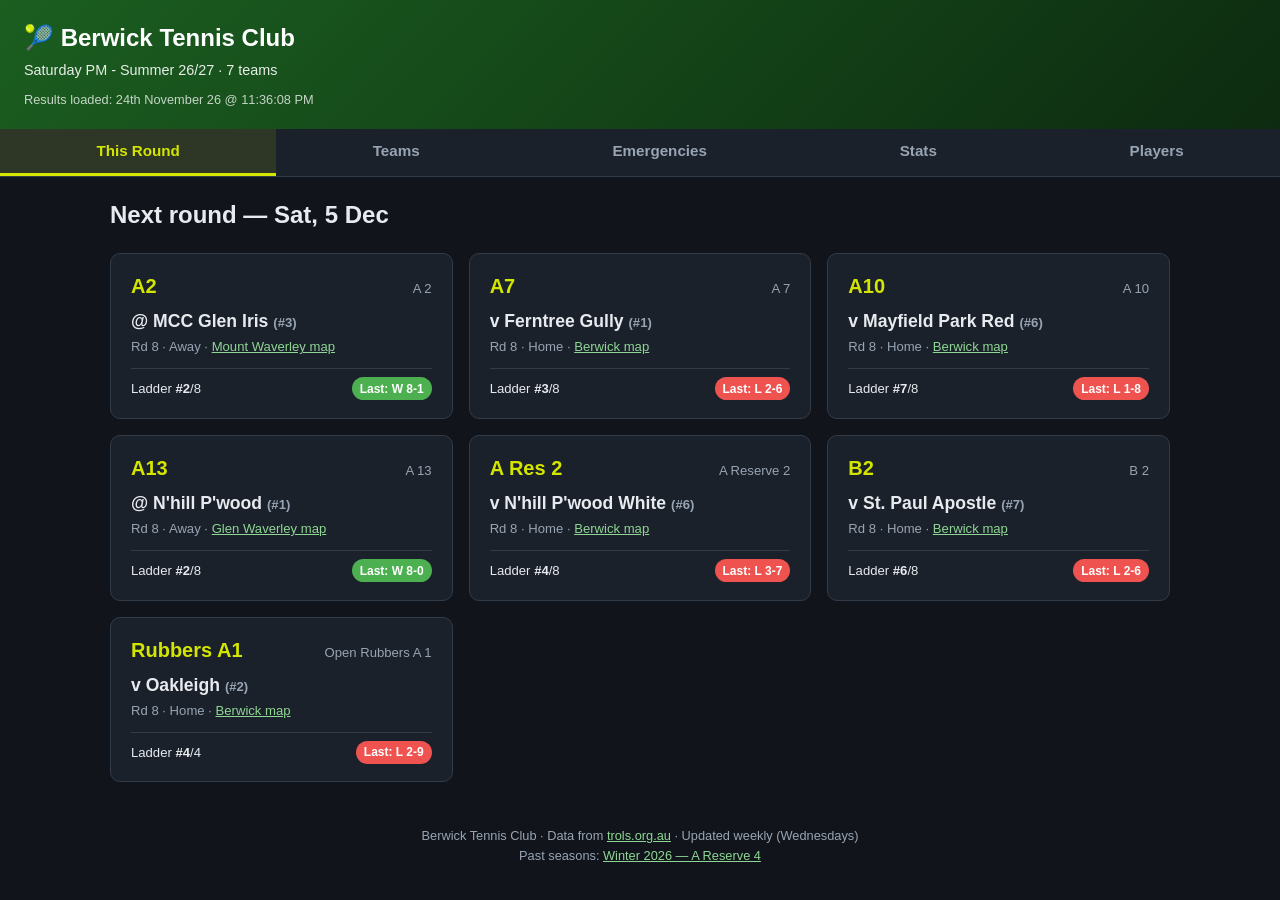
<file: index.html>
<!DOCTYPE html>
<html lang="en">
<head>
  <meta charset="UTF-8">
  <meta name="viewport" content="width=device-width, initial-scale=1.0">
  <title>Berwick Tennis Club — Saturday PM</title>
  <link rel="stylesheet" href="style.css?v=202611251500">
</head>
<body>
  <header>
    <h1>🎾 Berwick Tennis Club</h1>
    <div class="sub" id="hub-sub">Saturday PM</div>
    <div class="updated" id="last-updated">Results loaded: —</div>
  </header>

  <nav>
    <button class="active" data-tab="week">This Round</button>
    <button data-tab="ladders">Teams</button>
    <button data-tab="emergency">Emergencies</button>
    <button data-tab="clubstats">Stats</button>
    <button data-tab="people">Players</button>
  </nav>

  <main>
    <section id="week" class="tab active">
      <h2 id="week-title" style="margin-top:0;">This round</h2>
      <div id="this-week">Loading…</div>
    </section>

    <section id="ladders" class="tab">
      <div class="card">
        <h2>Club ladder snapshot</h2>
        <div id="club-snapshot">Loading…</div>
      </div>
      <div class="card">
        <h2>Berwick teams — ladder positions</h2>
        <div id="ladders-table">Loading…</div>
      </div>
    </section>

    <section id="clubstats" class="tab">
      <h2 style="margin-top:0;">Berwick player stats</h2>
      <p class="muted" style="margin-top:-.4rem;">Every Berwick player across all our Saturday PM teams this season.</p>
      <div id="club-stats">Loading…</div>
    </section>

    <section id="emergency" class="tab">
      <div class="card">
        <h2>Emergency tracker</h2>
        <div id="emergencies">Loading…</div>
      </div>
    </section>

    <section id="people" class="tab">
      <div class="card">
        <h2>Club players</h2>
        <div id="club-players">Loading…</div>
      </div>
    </section>
  </main>

  <footer>
    Berwick Tennis Club &middot; Data from <a href="https://www.trols.org.au/wdta/results.php" target="_blank" rel="noopener">trols.org.au</a> &middot; Updated weekly (Wednesdays)<br>
    Past seasons: <span id="archives"></span>
  </footer>

  <script src="club.js?v=202610291610"></script>
  <script src="hubstats.js?v=202611251500"></script>
  <script src="hub.js?v=202611251500"></script>
</body>
</html>
</file>
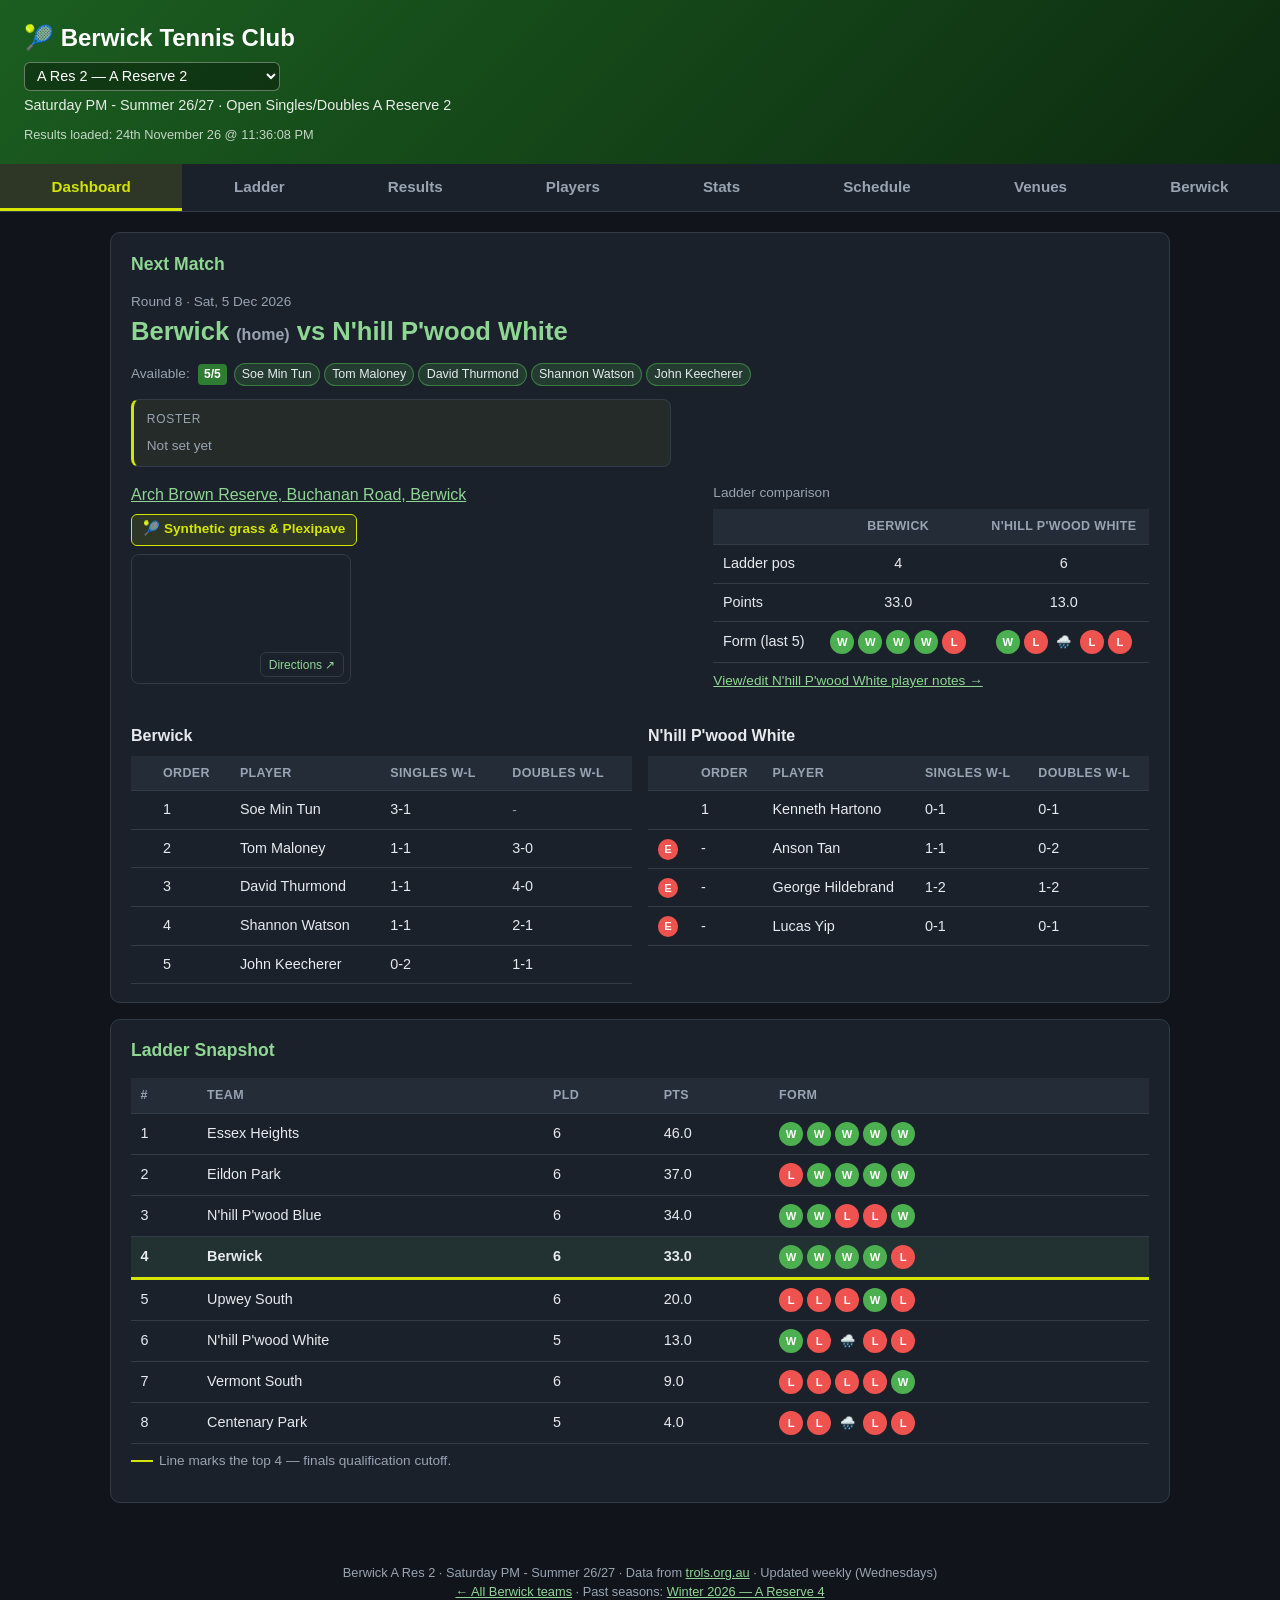
<file: teams/a-res-2/index.html>
<!DOCTYPE html>
<html lang="en">
<head>
  <meta charset="UTF-8">
  <meta name="viewport" content="width=device-width, initial-scale=1.0">
  <title>Berwick Tennis Club</title>
  <link rel="stylesheet" href="../../style.css?v=202611251500">
</head>
<body>
  <header>
    <h1><a class="home-link" href="../../">🎾 Berwick Tennis Club</a></h1>
    <div class="team-switch"><select id="team-switch" aria-label="Switch team"></select></div>
    <div class="sub" id="page-sub">&nbsp;</div>
    <div class="updated" id="last-updated">Results loaded: —</div>
  </header>

  <nav>
    <button class="active" data-tab="dashboard">Dashboard</button>
    <button data-tab="ladder">Ladder</button>
    <button data-tab="finals">Finals</button>
    <button data-tab="results">Results</button>
    <button data-tab="players">Players</button>
    <button data-tab="stats">Stats</button>
    <button data-tab="schedule">Schedule</button>
    <button data-tab="venues">Venues</button>
    <button data-tab="roster">Berwick</button>
  </nav>

  <main>
    <section id="dashboard" class="tab active">
      <div class="card">
        <h2>Next Match</h2>
        <div id="next-match">Loading…</div>
      </div>
      <div class="card">
        <h2>Ladder Snapshot</h2>
        <div id="ladder-snapshot">Loading…</div>
        <p class="finals-note muted"><span class="swatch"></span>Line marks the top 4 — finals qualification cutoff.</p>
      </div>
    </section>

    <section id="ladder" class="tab">
      <div class="card">
        <h2>Ladder — <span class="sec-short"></span></h2>
        <div id="ladder-table">Loading…</div>
        <p class="finals-note muted"><span class="swatch"></span>Line marks the top 4 — finals qualification cutoff.</p>
      </div>
      <div class="card">
        <h3>Ladder race</h3>
        <div id="cx-race">Loading…</div>
      </div>
    </section>

    <section id="finals" class="tab">
      <h2 style="margin-top:0;">Run Home to Finals</h2>
      <p class="muted">Top 4 make the finals; 1st and 2nd host the semi final. Ranked by the average current ladder points of each team's remaining opponents — lower means an easier run home. Updates automatically from the ladder and fixture data below.</p>
      <div id="finals-content">Loading…</div>
    </section>

    <section id="results" class="tab">
      <h2 style="margin-top:0;">Results</h2>
      <div class="card">
        <h3>Ladder points progression</h3>
        <div id="results-chart">Loading…</div>
      </div>
      <div class="card">
        <h3>Winning margins</h3>
        <p class="muted small">Games won minus games lost in each Berwick match.</p>
        <div id="cx-margins">Loading…</div>
      </div>
      <div class="card">
        <h3>Match scoreboard</h3>
        <p class="muted small">Every Berwick rubber, latest round first. Hover or tap a tile for the full names.</p>
        <div id="cx-scoreboard">Loading…</div>
      </div>
      <div id="results-list">Loading…</div>
    </section>

    <section id="players" class="tab">
      <div class="card">
        <h3>Section leaderboard</h3>
        <div id="cx-board">Loading…</div>
      </div>
      <div class="card">
        <h2>Players — <span class="sec-short"></span></h2>
        <p class="muted">Win/loss records, sets and games for every player across every team in the section, compiled from each round's rubber-by-rubber results. UTR and Emergency columns apply to Berwick players. Click a player's name to view or edit scouting notes.</p>
        <div class="opponent-select">
          <label class="muted">Filter by team</label>
          <select id="players-team"></select>
        </div>
        <div id="players-table">Loading…</div>
      </div>
      <div id="player-notes-section"></div>
    </section>

    <section id="stats" class="tab">
      <div class="card">
        <h2>Stats — Player Rankings</h2>
        <p class="muted">Players ranked by win % (min. 1 rubber played) and UTR (Berwick roster, masked values where ratings aren't public).</p>
      </div>
      <div class="card">
        <h3>Ranking</h3>
        <div class="stats-toggle" id="stats-toggle">
          <button class="btn secondary active" data-mode="singles">Singles</button>
          <button class="btn secondary" data-mode="doubles">Doubles</button>
        </div>
        <div id="stats-ranking">Loading…</div>
      </div>
      <div class="card">
        <h3>Singles v doubles</h3>
        <div id="cx-sd">Loading…</div>
      </div>
      <div class="card">
        <h3>Doubles partnerships</h3>
        <div id="cx-pairs">Loading…</div>
      </div>
      <div class="card">
        <h3>Berwick games %</h3>
        <div id="stats-utr">Loading…</div>
      </div>
    </section>

    <section id="schedule" class="tab">
      <div class="card">
        <h2>Season Schedule</h2>
        <div id="schedule-table">Loading…</div>
      </div>
    </section>

    <section id="venues" class="tab">
      <h2 style="margin-top:0;">Clubs &amp; Venues</h2>
      <div id="venues-list">Loading…</div>
    </section>

    <section id="roster" class="tab">
      <div class="card">
        <h2>Player cards</h2>
        <div id="cx-cards">Loading…</div>
      </div>
      <div class="card">
        <h2>Berwick Roster</h2>
        <div id="roster-table">Loading…</div>
      </div>
      <div class="card">
        <h2>Availability</h2>
        <div id="availability-grid">Loading…</div>
      </div>
    </section>
  </main>

  <footer id="page-footer">&nbsp;</footer>

  <script src="../../club.js?v=202611251500"></script>
  <script src="data.js?v=202611251500"></script>
  <script src="../../script.js?v=202611251500"></script>
  <script src="../../charts.js?v=202611251500"></script>
</body>
</html>
</file>
<file: style.css>
:root {
  --bg: #11151b;
  --surface: #1b212a;
  --surface-2: #242c37;
  --green: #66bb6a;
  --green-dark: #8fd694;
  --yellow: #d4e600;
  --yellow-soft: rgba(212, 230, 0, 0.10);
  --grey: #242c37;
  --border: #323b48;
  --text: #e7eaef;
  --muted: #98a4b3;
  --win: #4caf50;
  --loss: #ef5350;
  --us-row: rgba(102, 187, 106, 0.10);
}

* { box-sizing: border-box; }

html { overflow-x: hidden; }

body {
  margin: 0;
  font-family: -apple-system, BlinkMacSystemFont, "Segoe UI", Roboto, Helvetica, Arial, sans-serif;
  color: var(--text);
  background: var(--bg);
  line-height: 1.5;
  overflow-x: hidden;
  max-width: 100vw;
}

header {
  background: linear-gradient(135deg, #1b5e20 0%, #0d2b10 100%);
  color: white;
  padding: 1.25rem 1.5rem;
}

header h1 {
  margin: 0;
  font-size: 1.5rem;
}

header .sub {
  margin-top: 0.25rem;
  font-size: 0.9rem;
  opacity: 0.9;
}

header .updated {
  margin-top: 0.5rem;
  font-size: 0.8rem;
  opacity: 0.75;
}

nav {
  display: flex;
  flex-wrap: wrap;
  background: var(--surface);
  border-bottom: 1px solid var(--border);
  position: sticky;
  top: 0;
  z-index: 10;
}

nav button {
  flex: 1 1 auto;
  padding: 0.85rem 1rem;
  border: none;
  background: none;
  font-size: 0.95rem;
  font-weight: 600;
  color: var(--muted);
  cursor: pointer;
  border-bottom: 3px solid transparent;
  transition: all 0.15s ease;
}

nav button:hover {
  color: var(--green-dark);
  background: var(--surface-2);
}

nav button.active {
  color: var(--yellow);
  border-bottom-color: var(--yellow);
  background: var(--yellow-soft);
}

main {
  max-width: 1100px;
  margin: 0 auto;
  padding: 1.25rem;
}

.tab { display: none; }
.tab.active { display: block; animation: fadein 0.2s ease; }

@keyframes fadein {
  from { opacity: 0; transform: translateY(4px); }
  to { opacity: 1; transform: translateY(0); }
}

.card {
  background: var(--surface);
  border: 1px solid var(--border);
  border-radius: 10px;
  padding: 1.1rem 1.25rem;
  margin-bottom: 1rem;
}

.card h2 {
  margin-top: 0;
  font-size: 1.1rem;
  color: var(--green-dark);
}

.card h3 {
  font-size: 1rem;
  margin-bottom: 0.5rem;
}

.grid-2 {
  display: grid;
  grid-template-columns: 1fr 1fr;
  gap: 1rem;
}

@media (max-width: 720px) {
  .grid-2 { grid-template-columns: 1fr; }
  nav {
    overflow-x: auto;
    flex-wrap: nowrap;
    -webkit-overflow-scrolling: touch;
    scrollbar-width: thin;
  }
  nav button {
    flex: 0 0 auto;
    white-space: nowrap;
    padding: 0.7rem 0.85rem;
    font-size: 0.85rem;
  }
}

@media (max-width: 480px) {
  header { padding: 1rem 1rem; }
  header h1 { font-size: 1.2rem; }
  header .sub { font-size: 0.8rem; }
  header .updated { font-size: 0.72rem; }
  main { padding: 0.75rem; }
  .card { padding: 0.9rem 0.9rem; }
  .card h2 { font-size: 1rem; }
  table { font-size: 0.78rem; }
  th, td { padding: 0.4rem 0.45rem; }
}

table {
  width: 100%;
  border-collapse: collapse;
  font-size: 0.9rem;
}

th, td {
  padding: 0.5rem 0.6rem;
  text-align: left;
  border-bottom: 1px solid var(--border);
  white-space: nowrap;
}

th {
  background: var(--surface-2);
  font-size: 0.78rem;
  text-transform: uppercase;
  letter-spacing: 0.03em;
  color: var(--muted);
  position: sticky;
  top: 0;
}

tr.us-row { background: var(--us-row); font-weight: 600; }

/* Finals cutoff line — separates top-4 (finals) teams from the rest */
tr.finals-cutoff td {
  border-bottom: 3px solid var(--yellow);
}
.finals-note {
  margin-top: 0.4rem;
}
.finals-note .swatch {
  display: inline-block;
  width: 1.4rem;
  height: 0.18rem;
  background: var(--yellow);
  vertical-align: middle;
  margin-right: 0.35rem;
}

.table-wrap { overflow-x: auto; -webkit-overflow-scrolling: touch; }

.badge {
  display: inline-block;
  padding: 0.15rem 0.5rem;
  border-radius: 999px;
  font-size: 0.75rem;
  font-weight: 700;
  color: white;
}

.badge.win { background: var(--win); }
.badge.loss { background: var(--loss); }
.badge.bye { background: var(--muted); }

.form-pills { display: flex; gap: 0.25rem; }
.pill {
  width: 1.5rem;
  height: 1.5rem;
  border-radius: 50%;
  display: flex;
  align-items: center;
  justify-content: center;
  color: white;
  font-size: 0.7rem;
  font-weight: 700;
}
.pill.W { background: var(--win); }
.pill.L { background: var(--loss); }
.pill.R { background: transparent; font-size: 0.85em; }

.opp-chips { display: flex; flex-wrap: wrap; gap: 0.3rem; }
.opp-chip {
  display: inline-flex;
  align-items: center;
  gap: 0.3rem;
  padding: 0.15rem 0.5rem;
  border-radius: 6px;
  background: var(--surface-2);
  border: 1px solid var(--border);
  font-size: 0.78rem;
  white-space: nowrap;
}
.opp-chip .rank { font-weight: 700; color: var(--yellow); }
.opp-chip.opp-finals { border-color: var(--win); }

.badge-e {
  display: inline-flex;
  align-items: center;
  justify-content: center;
  width: 1.3rem;
  height: 1.3rem;
  border-radius: 50%;
  background: var(--loss);
  color: white;
  font-size: 0.7rem;
  font-weight: 800;
}

.court-type-banner {
  display: inline-block;
  margin-top: 0.4rem;
  padding: 0.3rem 0.7rem;
  border-radius: 6px;
  background: var(--yellow-soft);
  border: 1px solid var(--yellow);
  color: var(--yellow);
  font-size: 0.85rem;
  font-weight: 600;
}

/* ---------------- Next Match tile ---------------- */

.next-match-head {
  margin-bottom: 0.75rem;
}

.next-match-head .vs {
  font-size: 1.6rem;
  font-weight: 800;
  color: var(--green-dark);
}

.next-match-grid {
  display: grid;
  grid-template-columns: 1.3fr 1fr;
  gap: 1rem;
  align-items: start;
}

@media (max-width: 720px) {
  .next-match-grid { grid-template-columns: 1fr; }
}

.match-venue-block .map-embed {
  display: block;
  width: 100%;
  max-width: 220px;
  height: 130px;
  border: 1px solid var(--border);
  border-radius: 8px;
  overflow: hidden;
  margin-top: 0.5rem;
  position: relative;
}
.match-venue-block .map-embed iframe {
  width: 100%;
  height: 100%;
  border: 0;
  pointer-events: none;
}
.match-venue-block .map-embed .map-open {
  position: absolute;
  bottom: 0.35rem;
  right: 0.35rem;
  background: var(--surface);
  border: 1px solid var(--border);
  border-radius: 6px;
  padding: 0.15rem 0.5rem;
  font-size: 0.75rem;
  color: var(--green-dark);
  text-decoration: none;
}

.venue-notes-block {
  margin-top: 0.5rem;
  padding: 0.5rem 0.6rem;
  background: var(--surface-2);
  border: 1px solid var(--border);
  border-radius: 6px;
  font-size: 0.85rem;
}
.venue-notes-block .label {
  font-size: 0.72rem;
  text-transform: uppercase;
  letter-spacing: 0.03em;
  color: var(--muted);
  margin-bottom: 0.2rem;
}

.compare-table th, .compare-table td {
  text-align: center;
}
.compare-table th:first-child, .compare-table td:first-child {
  text-align: left;
}

.tag {
  display: inline-block;
  background: var(--yellow-soft);
  border: 1px solid var(--yellow);
  border-radius: 6px;
  padding: 0.15rem 0.5rem;
  font-size: 0.75rem;
  font-weight: 600;
  color: var(--yellow);
  margin-left: 0.4rem;
}

input[type="text"], input[type="number"], textarea, select {
  width: 100%;
  padding: 0.4rem 0.5rem;
  border: 1px solid var(--border);
  border-radius: 6px;
  font-size: 0.9rem;
  font-family: inherit;
  background: var(--surface-2);
  color: var(--text);
}

textarea { min-height: 4.5rem; resize: vertical; }

.editable { background: rgba(212, 230, 0, 0.06); }

.utr-input {
  width: 5rem !important;
  min-width: 5rem;
}

.opponent-select {
  margin-bottom: 1rem;
  max-width: 320px;
}

.player-note-row {
  display: grid;
  grid-template-columns: 1.4fr 0.8fr 1fr 1.2fr 2fr auto;
  gap: 0.5rem;
  margin-bottom: 0.5rem;
  align-items: start;
}

@media (max-width: 720px) {
  .player-note-row { grid-template-columns: 1fr; }
}

/* ---------------- Player notes (Players tab) ---------------- */

.player-link {
  background: none;
  border: none;
  color: var(--green-dark);
  text-decoration: underline;
  cursor: pointer;
  font: inherit;
  padding: 0;
}

.player-notes-card {
  border: 1px solid var(--border);
  border-radius: 8px;
  padding: 0.75rem 0.9rem;
  margin-bottom: 0.75rem;
  background: var(--surface-2);
}

.player-notes-card h4 {
  margin: 0 0 0.5rem 0;
  font-size: 0.95rem;
}

.player-notes-grid {
  display: grid;
  grid-template-columns: 1fr 1fr;
  gap: 0.6rem;
}

@media (max-width: 720px) {
  .player-notes-grid { grid-template-columns: 1fr; }
}

.player-notes-grid label {
  display: block;
  font-size: 0.72rem;
  text-transform: uppercase;
  letter-spacing: 0.03em;
  color: var(--muted);
  margin-bottom: 0.2rem;
}

/* ---------------- Results tab ---------------- */

.results-chart-wrap {
  overflow-x: auto;
}

.results-chart-legend {
  display: flex;
  flex-wrap: wrap;
  gap: 0.6rem 1rem;
  margin-top: 0.5rem;
  font-size: 0.8rem;
}
.results-chart-legend .legend-item {
  display: flex;
  align-items: center;
  gap: 0.35rem;
}
.results-chart-legend .swatch {
  display: inline-block;
  width: 0.9rem;
  height: 0.9rem;
  border-radius: 3px;
}

.match-home-link {
  background: none;
  border: none;
  color: var(--green-dark);
  text-decoration: underline;
  cursor: pointer;
  font: inherit;
  font-weight: inherit;
  padding: 0;
}

tr.rubber-detail td {
  background: var(--surface-2);
  white-space: normal;
}

/* ---------------- Stats tab toggle ---------------- */

.stats-toggle {
  display: flex;
  gap: 0.5rem;
  margin-bottom: 0.75rem;
}

.stats-toggle button.active {
  background: var(--green);
  color: #0d1f0e;
  border-color: var(--green);
}

.btn {
  background: var(--green);
  color: #0d1f0e;
  border: none;
  border-radius: 6px;
  padding: 0.45rem 0.9rem;
  font-size: 0.85rem;
  font-weight: 600;
  cursor: pointer;
}
.btn:hover { background: var(--green-dark); }
.btn.secondary {
  background: var(--surface);
  color: var(--green-dark);
  border: 1px solid var(--green);
}
.btn.danger {
  background: var(--surface);
  color: var(--loss);
  border: 1px solid var(--loss);
}

.actions-row {
  display: flex;
  gap: 0.5rem;
  flex-wrap: wrap;
  margin-bottom: 0.75rem;
}

.muted { color: var(--muted); font-size: 0.85rem; }

footer {
  text-align: center;
  padding: 1.5rem;
  color: var(--muted);
  font-size: 0.8rem;
}

.save-status {
  font-size: 0.8rem;
  color: var(--green-dark);
  margin-left: 0.5rem;
}

a { color: var(--green-dark); }

/* Availability */
.avail-wrap{display:flex;flex-wrap:wrap;gap:.25rem;align-items:center}
.avail-chip{font-size:.78rem;padding:.1rem .45rem;border-radius:999px;border:1px solid var(--border);white-space:nowrap}
.avail-chip.yes{background:rgba(76,175,80,.18);border-color:rgba(76,175,80,.55)}
.avail-chip.maybe{background:rgba(255,183,77,.15);border-color:rgba(255,183,77,.6);color:#ffcc80}
.avail-chip.no{opacity:.55;text-decoration:line-through;border-style:dashed}
.avail-count{font-size:.75rem;font-weight:700;padding:.1rem .4rem;border-radius:4px;margin-right:.15rem}
.avail-count.ok{background:#2e7d32;color:#fff}
.avail-count.warn{background:#ef6c00;color:#fff}
.avail-count.short{background:#c62828;color:#fff}
.next-match-avail{margin:.4rem 0 .8rem;display:flex;gap:.5rem;align-items:center;flex-wrap:wrap}
.avail-table td.avail-cell{text-align:center;font-weight:700}
.avail-table td.avail-cell.yes{color:#66bb6a}
.avail-table td.avail-cell.maybe{color:#ffb74d}
.avail-table td.avail-cell.no{color:#ef5350}
.avail-table tr.past-row{opacity:.5}
.avail-compact{font-size:.82rem;min-width:120px;line-height:1.6}
.avail-note.no{color:#ef9a9a}
.avail-note.maybe{color:#ffcc80}
#schedule-table td:nth-child(5){white-space:normal;min-width:200px}
#schedule-table td:nth-child(6){white-space:normal}

/* Next-match roster / lineup */
.lineup-block{margin:.2rem 0 1rem;padding:.6rem .8rem;border:1px solid var(--border);border-left:3px solid var(--yellow);border-radius:8px;background:rgba(212,230,0,.05);max-width:420px}
.lineup-block .label{font-size:.75rem;text-transform:uppercase;letter-spacing:.06em;color:var(--muted);margin-bottom:.3rem}
.lineup-row{display:flex;gap:.8rem;padding:.15rem 0}
.lineup-slot{min-width:80px;color:var(--muted)}
.lineup-name{font-weight:600}
.lineup-divider{border-top:1px dashed var(--border);margin:.35rem 0}
.lineup-out .lineup-name{font-weight:500;color:var(--muted)}
.lineup-out.no .lineup-reason{color:#ef9a9a}
.lineup-out.maybe .lineup-reason{color:#ffcc80}
.lineup-reason{font-weight:400;font-size:.9rem}
.lineup-block{max-width:540px}
.lineup-slot{min-width:95px;white-space:nowrap}

th.sortable { cursor: pointer; user-select: none; white-space: nowrap; }
th.sortable:hover { text-decoration: underline; }
th.sorted-asc::after { content: " \25B2"; font-size: 0.7em; }
th.sorted-desc::after { content: " \25BC"; font-size: 0.7em; }

/* Club / multi-team */
header h1 a.home-link{color:inherit;text-decoration:none}
.team-switch{margin:.35rem 0 .2rem}
.team-switch select{background:rgba(0,0,0,.35);color:#fff;border:1px solid rgba(255,255,255,.35);border-radius:6px;padding:.3rem .5rem;font-size:.9rem;max-width:100%}
.em-count{display:inline-block;font-size:.78rem;font-weight:700;padding:.1rem .45rem;border-radius:4px;background:var(--surface);border:1px solid var(--border)}
.em-count.none{color:var(--muted);font-weight:400}
.em-count.ok{background:rgba(76,175,80,.2);border-color:rgba(76,175,80,.5)}
.em-count.warn{background:#ef6c00;color:#fff;border-color:#ef6c00}
.em-count.limit,.em-count.over{background:#c62828;color:#fff;border-color:#c62828}

/* Club hub */
.hub-grid{display:grid;grid-template-columns:repeat(auto-fill,minmax(260px,1fr));gap:1rem}
.card.hub-team{margin:0;cursor:pointer;transition:border-color .15s}
a.hub-label{text-decoration:none}
.card.hub-team:hover{border-color:var(--yellow)}
.hub-team-head{display:flex;justify-content:space-between;align-items:baseline;gap:.5rem;margin-bottom:.4rem}
.hub-label{font-size:1.25rem;font-weight:800;color:var(--yellow)}
.hub-vs{font-size:1.1rem;font-weight:700;margin:.2rem 0}
.hub-lineup{margin-top:.35rem}
.hub-foot{display:flex;justify-content:space-between;align-items:center;margin-top:.7rem;padding-top:.5rem;border-top:1px solid var(--border)}
.small{font-size:.82rem}
.em-meter{display:flex;gap:3px}
.em-meter span{width:16px;height:8px;border-radius:2px;background:var(--border)}
.em-meter span.ok{background:#4caf50}.em-meter span.warn{background:#ef6c00}.em-meter span.limit,.em-meter span.over{background:#c62828}
.em-list{white-space:normal!important}
.em-chip{display:inline-block;font-size:.78rem;padding:.1rem .45rem;margin:.1rem .2rem .1rem 0;border-radius:999px;border:1px solid var(--border)}
tr.em-row-alert td{background:rgba(198,40,40,.12)}
.team-switch select{width:auto}
.em-mobile{display:none}
@media (max-width:640px){.em-wide{display:none}.em-mobile{display:block;margin-top:.25rem;white-space:normal}}
#venues-list .court-type-banner{margin-bottom:.7rem}

/* ---------- Visual stats (charts.js / hub snapshot) ---------- */
.small { font-size: .82rem; }
.cx-wrap { overflow-x: auto; }
svg.cx-chart { width: 100%; min-width: 540px; height: auto; display: block; }
svg.cx-chart text { font-family: inherit; }
.cx-grid { stroke: var(--border); stroke-width: 1; }
.cx-axis0 { stroke: var(--muted); stroke-width: 1.5; }
.cx-tick { fill: var(--muted); font-size: 11px; }
.cx-lab { fill: var(--text); font-size: 12px; }
.cx-lab-us { fill: var(--yellow); font-size: 12.5px; font-weight: 700; }
.cx-sub { fill: var(--muted); font-size: 11px; }
.cx-val { fill: var(--text); font-size: 12px; font-weight: 600; }
.cx-cutoff { stroke: var(--yellow); stroke-width: 1; stroke-dasharray: 4 4; opacity: .6; }
.cx-race { fill: none; stroke: #5b6574; stroke-width: 2; }
.cx-race-us { fill: none; stroke: var(--yellow); stroke-width: 3; }
.cx-dot { fill: #5b6574; stroke: var(--surface); stroke-width: 2; }
.cx-dot-us { fill: var(--yellow); stroke: var(--surface); stroke-width: 2; }
.cx-dot-num { fill: var(--bg); font-size: 10px; font-weight: 800; pointer-events: none; }
.cx-track { stroke: var(--border); stroke-width: 6; stroke-linecap: round; }
.cx-track-top { stroke: #2f4a33; stroke-width: 6; stroke-linecap: round; }
.cx-tick-dot { fill: var(--muted); }
svg [data-tip]:hover { filter: brightness(1.25); }
.cx-legend { display: flex; gap: 16px; flex-wrap: wrap; font-size: .85rem; color: var(--muted); margin-top: 6px; }
.cx-legend i { display: inline-block; width: 12px; height: 12px; border-radius: 3px; margin-right: 6px; vertical-align: -1px; }
#cx-tip { position: fixed; z-index: 50; pointer-events: none; background: #0b0e12; color: var(--text); border: 1px solid var(--border); border-radius: 6px; padding: 6px 9px; font-size: .82rem; max-width: 280px; box-shadow: 0 6px 20px rgba(0,0,0,.4); }

.cx-cards { display: grid; grid-template-columns: repeat(auto-fill, minmax(230px, 1fr)); gap: 12px; }
.cx-pcard { background: var(--surface-2); border-radius: 10px; padding: 12px 14px; display: grid; gap: 10px; }
.cx-pc-top { display: flex; justify-content: space-between; align-items: baseline; gap: 8px; }
.cx-pc-name { font-weight: 700; }
.cx-pc-order { color: var(--muted); font-size: .8rem; }
.cx-pc-main { display: flex; gap: 14px; align-items: center; }
.cx-ring { width: 64px; height: 64px; flex: none; }
.cx-ring-bg { fill: none; stroke: var(--border); stroke-width: 7; }
.cx-ring-fg { fill: none; stroke: var(--yellow); stroke-width: 7; stroke-linecap: round; }
.cx-ring-t { fill: var(--text); font-size: 15px; font-weight: 800; }
.cx-pc-stats { display: grid; gap: 2px; margin: 0; font-size: .85rem; flex: 1; }
.cx-pc-stats div { display: flex; justify-content: space-between; gap: 8px; }
.cx-pc-stats dt { color: var(--muted); }
.cx-pc-stats dd { margin: 0; font-weight: 600; font-variant-numeric: tabular-nums; }
.cx-form { display: flex; gap: 4px; flex-wrap: wrap; }
.fp { width: 22px; height: 22px; border-radius: 5px; display: grid; place-items: center; font-size: .72rem; font-weight: 800; color: #fff; }
.fp.W { background: var(--win); } .fp.L { background: var(--loss); }

.cx-sb-row { display: grid; gap: 6px; padding-block: 10px; border-top: 1px solid var(--border); }
.cx-sb-row:first-child { border-top: 0; padding-top: 0; }
.cx-sb-tiles { display: grid; grid-template-columns: repeat(var(--n, 3), minmax(0, 1fr)); gap: 8px; }
.cx-tile { border-radius: 8px; padding: 8px 10px; display: grid; grid-template-columns: auto 1fr auto; grid-template-areas: "type who res" "sets sets sets"; gap: 2px 8px; align-items: center; border: 1px solid var(--border); }
.cx-tile.won { background: rgba(76,175,80,.14); border-color: rgba(76,175,80,.45); }
.cx-tile.lost { background: rgba(239,83,80,.10); border-color: rgba(239,83,80,.35); }
.cx-tile-type { grid-area: type; font-size: .7rem; font-weight: 800; color: var(--muted); }
.cx-tile-who { grid-area: who; font-weight: 600; font-size: .9rem; overflow: hidden; text-overflow: ellipsis; white-space: nowrap; }
.cx-tile-res { grid-area: res; font-weight: 800; }
.cx-tile.won .cx-tile-res { color: var(--win); } .cx-tile.lost .cx-tile-res { color: var(--loss); }
.cx-tile-sets { grid-area: sets; font-variant-numeric: tabular-nums; color: var(--muted); font-size: .85rem; }

.cx-pair { display: grid; grid-template-columns: minmax(0, 2fr) auto minmax(80px, 1.2fr) auto; gap: 12px; align-items: center; padding-block: 8px; border-top: 1px solid var(--border); }
.cx-pair:first-child { border-top: 0; }
.cx-pair-names { font-weight: 600; min-width: 0; }
.cx-amp { color: var(--yellow); margin: 0 6px; }
.cx-pair-rec { font-weight: 800; font-variant-numeric: tabular-nums; }
.cx-bar { display: block; height: 8px; background: var(--border); border-radius: 4px; overflow: hidden; }
.cx-bar > span { display: block; height: 100%; background: #3987e5; border-radius: 4px; }
.cx-pair-g { color: var(--muted); font-size: .85rem; font-variant-numeric: tabular-nums; }

.cx-lb { display: grid; grid-template-columns: 24px minmax(0, 1fr) minmax(60px, 160px) 42px 34px; gap: 10px; align-items: center; padding: 5px 8px; border-radius: 6px; }
.cx-lb.us { background: var(--yellow-soft); }
.cx-lb.us .cx-lb-name { color: var(--yellow); font-weight: 700; }
.cx-lb.us .cx-bar > span { background: var(--yellow); }
.cx-lb-rank { color: var(--muted); font-variant-numeric: tabular-nums; text-align: right; }
.cx-lb-name { min-width: 0; overflow: hidden; text-overflow: ellipsis; white-space: nowrap; }
.cx-lb-val { font-weight: 700; font-variant-numeric: tabular-nums; text-align: right; }
.cx-lb-rec { text-align: right; }

@media (max-width: 560px) {
  .cx-sb-tiles { grid-template-columns: 1fr; }
  .cx-pair { grid-template-columns: minmax(0, 1fr) auto; }
  .cx-pair .cx-bar, .cx-pair-g { grid-column: 1 / -1; }
  .cx-lb { grid-template-columns: 22px minmax(0, 1fr) 40px 32px; }
  .cx-lb .cx-bar { display: none; }
}

/* ---------- Club stats tab (hubstats.js) ---------- */
#clubstats .card { margin-top: 1rem; }
.hs-tiles { display: grid; grid-template-columns: repeat(auto-fit, minmax(150px, 1fr)); gap: 10px; }
.hs-tile { background: var(--surface); border: 1px solid var(--border); border-radius: 10px; padding: 12px 14px; min-width: 0; }
.hs-big { font-size: 1.9rem; font-weight: 800; line-height: 1.1; color: var(--yellow); font-variant-numeric: tabular-nums; }
.hs-label { font-weight: 700; margin-top: 2px; }
.hs-sub { color: var(--muted); font-size: .8rem; }
.hs-grid-wrap { overflow-x: auto; }
table.hs-form { border-collapse: separate; border-spacing: 4px; width: auto; }
table.hs-form th, table.hs-form td { padding: 0; border: 0; background: none; text-align: center; white-space: nowrap; }
table.hs-form thead th { color: var(--muted); font-size: .75rem; font-weight: 600; padding-bottom: 2px; }
table.hs-form tbody th { text-align: right; padding-right: 8px; font-weight: 600; }
.hs-cell { display: inline-grid; place-items: center; min-width: 54px; height: 32px; border-radius: 6px; font-size: .82rem; font-weight: 700; font-variant-numeric: tabular-nums; }
.hs-cell.W { background: rgba(76,175,80,.22); color: #b9e7bb; border: 1px solid rgba(76,175,80,.5); }
.hs-cell.L { background: rgba(239,83,80,.14); color: #f3b1af; border: 1px solid rgba(239,83,80,.4); }
.hs-cell.none { color: var(--muted); }
.hs-wl { padding-left: 10px !important; font-weight: 700; color: var(--text); }
.hs-facts { display: grid; grid-template-columns: repeat(auto-fit, minmax(190px, 1fr)); gap: 10px; }
.hs-fact { background: var(--surface-2); border-radius: 10px; padding: 12px 14px; min-width: 0; }
.hs-fact-t { font-size: .72rem; text-transform: uppercase; letter-spacing: .07em; color: var(--muted); }
.hs-fact-big { font-size: 1.6rem; font-weight: 800; color: var(--text); font-variant-numeric: tabular-nums; }
.hs-fact-b { font-size: .85rem; color: var(--muted); }
.hs-fact-b b { color: var(--text); }
.hs-boards { display: grid; grid-template-columns: repeat(auto-fit, minmax(280px, 1fr)); gap: 14px 22px; }
.hs-board h3 { margin: 0 0 6px; font-size: 1rem; }
.hs-lrow { display: grid; grid-template-columns: 18px minmax(0, 1fr) minmax(40px, 80px) auto; gap: 8px; align-items: center; padding: 4px 6px; border-radius: 6px; }
.hs-lrow.first { background: var(--yellow-soft); }
.hs-lrow.first .hs-lname { color: var(--yellow); font-weight: 700; }
.hs-lrow.first .cx-bar > span { background: var(--yellow); }
.hs-rank { color: var(--muted); font-size: .8rem; text-align: right; }
.hs-lname { min-width: 0; overflow: hidden; text-overflow: ellipsis; white-space: nowrap; }
.hs-lval { font-weight: 700; font-variant-numeric: tabular-nums; text-align: right; white-space: nowrap; }
.hs-dot { fill: var(--yellow); fill-opacity: .85; stroke: var(--surface); stroke-width: 2; }
.hs-splits { display: grid; grid-template-columns: repeat(auto-fit, minmax(260px, 1fr)); gap: 16px; }
.hs-split h3 { margin: 0 0 6px; font-size: 1rem; }
.hs-split-row { display: flex; gap: 12px; }
.hs-donut { width: 130px; height: 130px; }
.hs-donut-t { fill: var(--text); font-size: 18px; font-weight: 800; }
.hs-facts { grid-template-columns: repeat(3, minmax(0, 1fr)); }
@media (max-width: 760px) { .hs-facts { grid-template-columns: repeat(2, minmax(0, 1fr)); } }
@media (max-width: 460px) { .hs-facts { grid-template-columns: 1fr; } }
.hs-lrow { grid-template-columns: 18px minmax(0, 1fr) minmax(30px, 60px) auto; }

/* Schedule: Berwick / All teams views */
.sched-all tr.round-start td { border-top: 2px solid var(--border); }
.sched-all tr.sched-ours td { background: rgba(255,255,255,0.04); }
.sched-all .score { font-variant-numeric: tabular-nums; cursor: help; }
.pill[data-tip], .badge[data-tip] { cursor: help; }

/* Clickable results: W/L pills, badges and scores jump to the match on the Results tab */
.goto { cursor: pointer; text-decoration: none; }
a.pill { color: white; }
.goto:hover, .goto:focus-visible { outline: 2px solid var(--green); outline-offset: 1px; }
.sched-all .score.goto:hover { text-decoration: underline; outline: none; }
@keyframes matchflash { 0%, 40% { background: rgba(255, 213, 79, 0.35); } 100% { background: transparent; } }
tr.flash > td { animation: matchflash 2.4s ease-out; }
</file>
